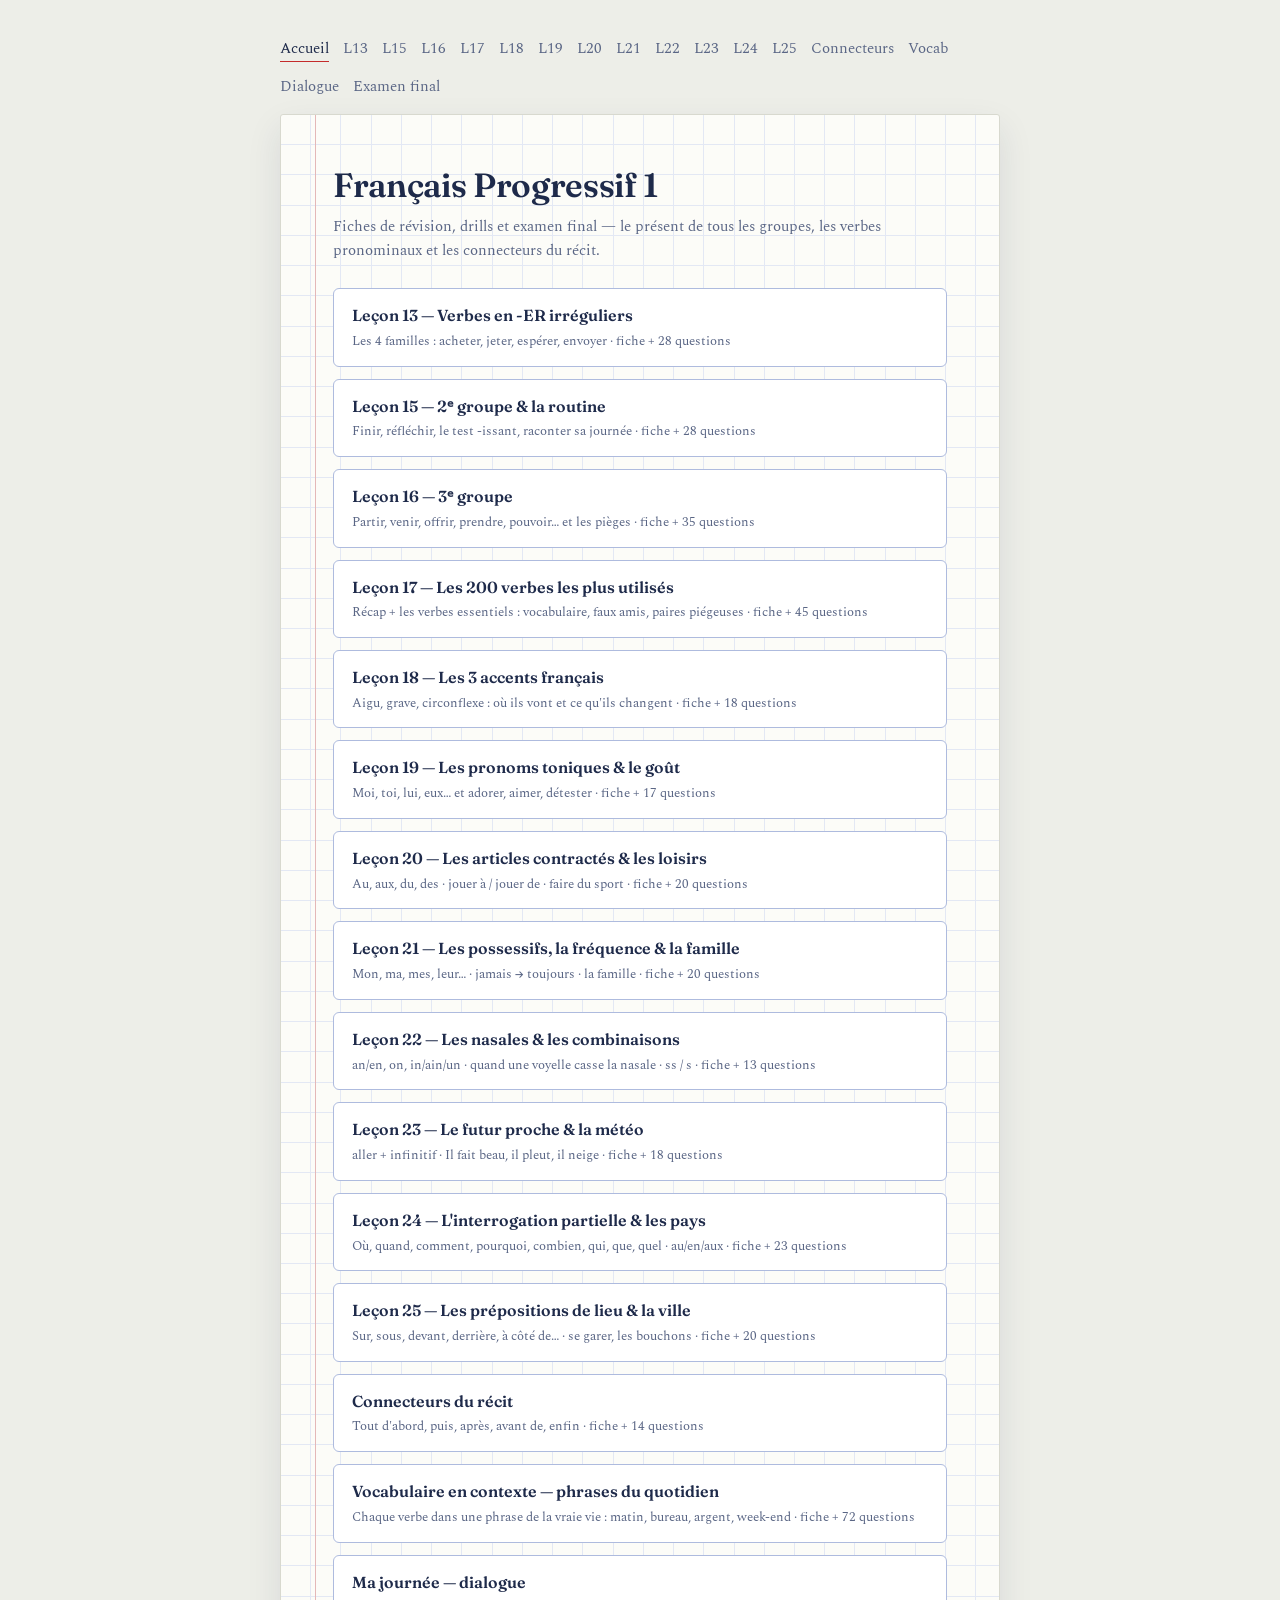
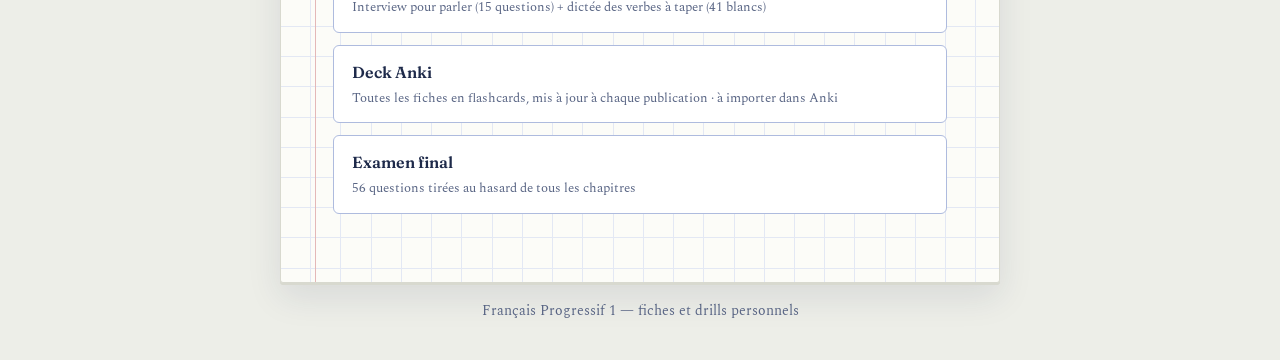
<file: index.html>
<!DOCTYPE html>
<html lang="fr">
<head>
<meta charset="utf-8">
<meta name="viewport" content="width=device-width, initial-scale=1">
<title>Français Progressif 1 — fiches & drills</title>
<link rel="preconnect" href="https://fonts.googleapis.com">
<link rel="preconnect" href="https://fonts.gstatic.com" crossorigin>
<link href="https://fonts.googleapis.com/css2?family=Fraunces:ital,opsz,wght@0,9..144,400;0,9..144,600;1,9..144,400&family=Spectral:wght@300;400;600&family=Caveat:wght@500;700&display=swap" rel="stylesheet">
<link rel="stylesheet" href="assets/style.css">
</head>
<body data-page="index">
<nav class="topnav"></nav>
<div class="sheet">
<h1>Français Progressif 1</h1>
<p class="sub">Fiches de révision, drills et examen final — le présent de tous les groupes, les verbes pronominaux et les connecteurs du récit.</p>
<div class="cards" id="cards"></div>
</div>
<p class="foot">Français Progressif 1 — fiches et drills personnels</p>
<script src="assets/manifest.js"></script>
<script src="assets/app.js"></script>
</body>
</html>
</file>
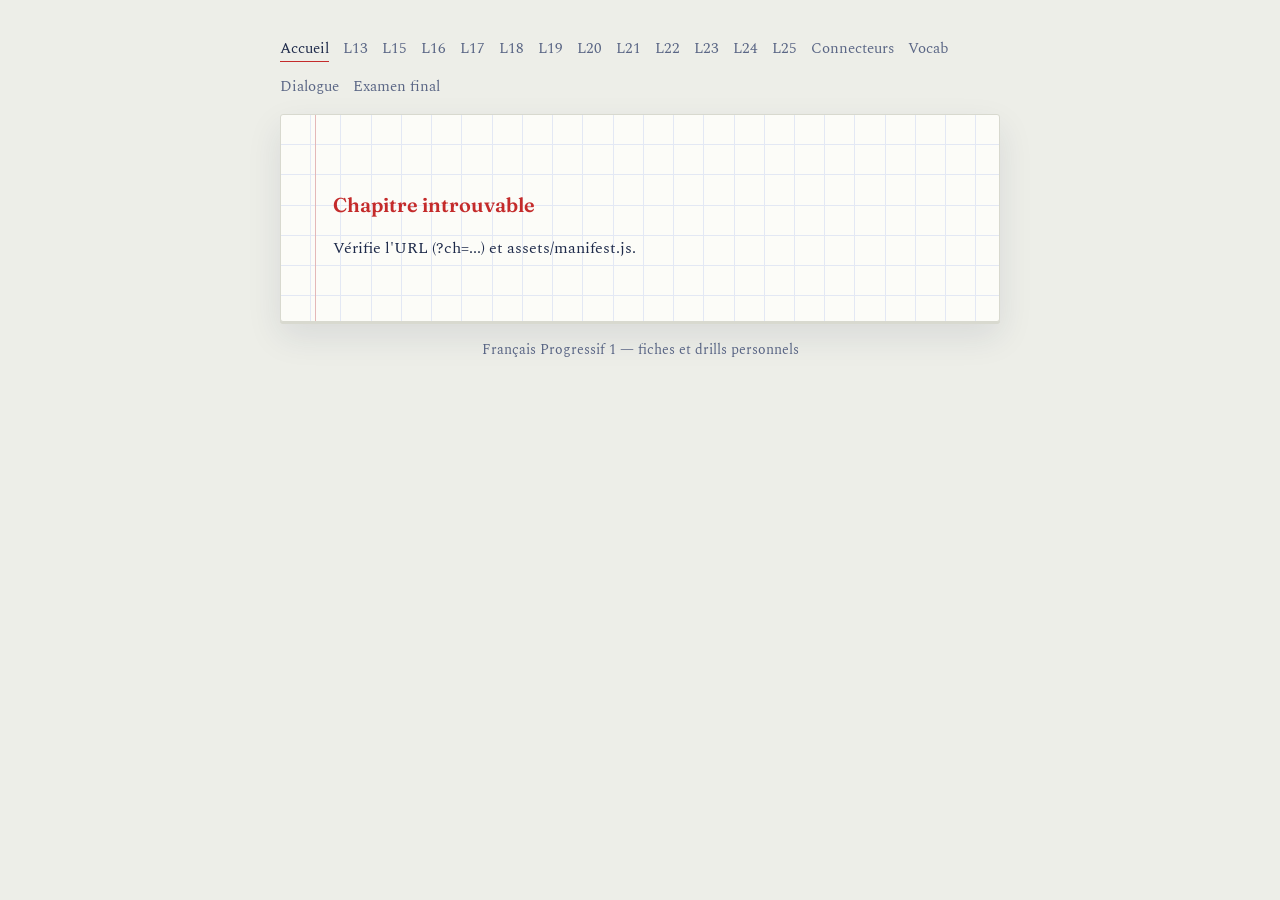
<file: chapitre.html>
<!DOCTYPE html>
<html lang="fr">
<head>
<meta charset="utf-8">
<meta name="viewport" content="width=device-width, initial-scale=1">
<title>Chapitre</title>
<link rel="preconnect" href="https://fonts.googleapis.com">
<link rel="preconnect" href="https://fonts.gstatic.com" crossorigin>
<link href="https://fonts.googleapis.com/css2?family=Fraunces:ital,opsz,wght@0,9..144,400;0,9..144,600;1,9..144,400&family=Spectral:wght@300;400;600&family=Caveat:wght@500;700&display=swap" rel="stylesheet">
<link rel="stylesheet" href="assets/style.css">
</head>
<body data-page="chapitre">
<nav class="topnav"></nav>
<div class="sheet">
<div id="ref" class="ref"></div>
<div id="start-block"><button class="cta" id="startBtn" data-start>Commencer</button><p class="kbd-hint"><kbd>1</kbd>–<kbd>4</kbd> répondre · <kbd>Entrée</kbd> suivant · <kbd>←</kbd> retour · <kbd>R</kbd> quitter le drill</p></div>
  <div id="quiz" class="hide">
    <div class="meta"><span id="pos"></span><span class="streak" id="streak"></span></div>
    <div class="bar"><i id="fill"></i></div>
    <span class="tag" id="tag"></span>
    <p class="q" id="qtext"></p>
    <div class="opts" id="opts"></div>
    <div class="expl hide" id="expl"></div>
    <div class="nav">
      <button class="ghost" id="back">← Retour</button>
      <button id="next" class="hide">Suivant →</button>
    </div>
  </div>
  <div id="results" class="hide">
    <h1>Résultats</h1>
    <div class="score-line" id="score"></div>
    <p class="verdict-line" id="verdict"></p>
    <table id="table"></table>
    <div class="nav">
      <button id="errBtn" class="hide"></button>
      <button class="ghost" id="review">Revoir les questions</button>
      <button class="ghost" id="again">Retour à la fiche</button>
    </div>
  </div>
</div>
<p class="foot">Français Progressif 1 — fiches et drills personnels</p>
<script src="assets/manifest.js"></script>
<script src="assets/app.js"></script>
</body>
</html>
</file>
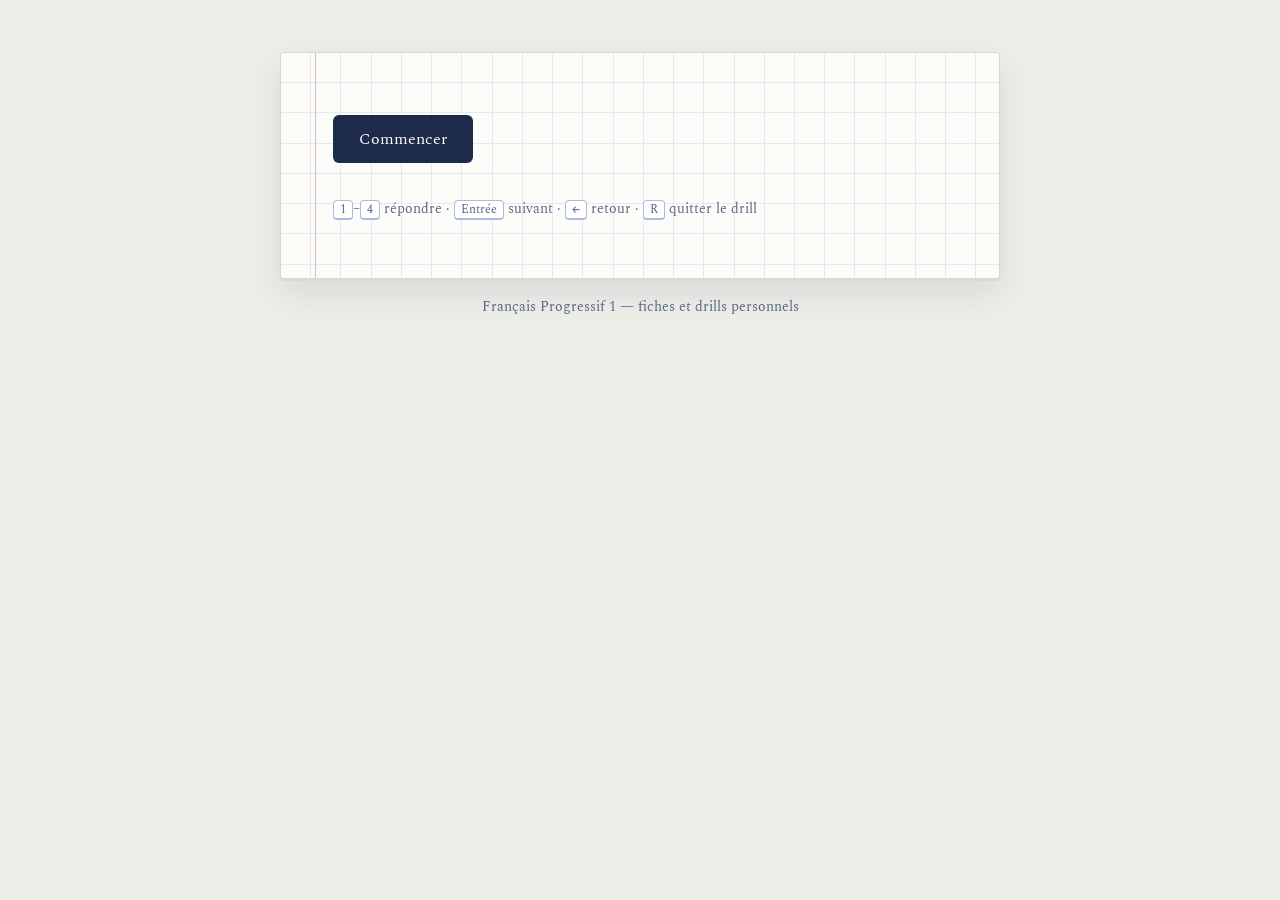
<file: connecteurs.html>
<!DOCTYPE html><html><head><meta charset="utf-8"><meta http-equiv="refresh" content="0;url=chapitre.html?ch=CONN"><link rel="canonical" href="chapitre.html?ch=CONN"></head><body><a href="chapitre.html?ch=CONN">→</a></body></html>
</file>
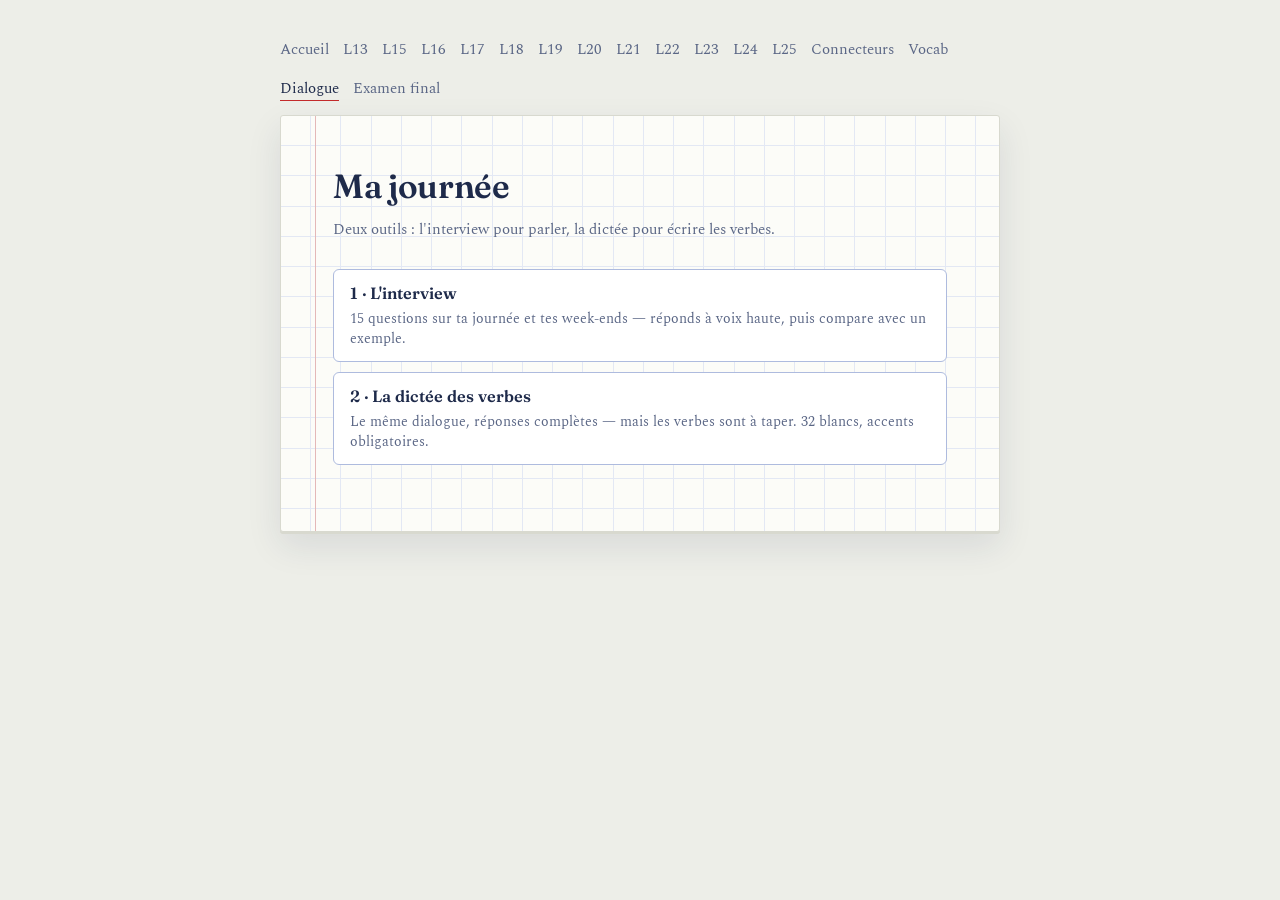
<file: dialogue.html>
<!DOCTYPE html>
<html lang="fr">
<head>
<meta charset="utf-8">
<meta name="viewport" content="width=device-width, initial-scale=1">
<title>Ma journée — dialogue & dictée des verbes</title>
<link rel="preconnect" href="https://fonts.googleapis.com">
<link rel="preconnect" href="https://fonts.gstatic.com" crossorigin>
<link href="https://fonts.googleapis.com/css2?family=Fraunces:ital,opsz,wght@0,9..144,400;0,9..144,600;1,9..144,400&family=Spectral:wght@300;400;600&family=Caveat:wght@500;700&display=swap" rel="stylesheet">
<style>
:root{
  --paper:#FCFCF8; --rule-faint:#E3E8F4; --rule:#AEBBDE;
  --ink:#1E2A4A; --ink-soft:#5A6685;
  --pen:#C42B2B; --tick:#1B6B50;
  --gap:8mm;
  --display:"Fraunces",Georgia,serif;
  --body:"Spectral",Georgia,serif;
  --hand:"Caveat",cursive;
}
*{box-sizing:border-box}
html,body{margin:0;padding:0}
body{
  background:#EDEEE8; color:var(--ink);
  font-family:var(--body); line-height:1.6;
  -webkit-font-smoothing:antialiased;
  padding:clamp(12px,3vw,40px);
}
.sheet{
  max-width:720px; margin:0 auto; background:
    repeating-linear-gradient(to bottom, transparent 0, transparent calc(var(--gap) - 1px), var(--rule-faint) calc(var(--gap) - 1px), var(--rule-faint) var(--gap)),
    repeating-linear-gradient(to right, transparent 0, transparent calc(var(--gap) - 1px), var(--rule-faint) calc(var(--gap) - 1px), var(--rule-faint) var(--gap)),
    repeating-linear-gradient(to bottom, transparent 0, transparent calc(var(--gap)*4 - 1px), var(--rule) calc(var(--gap)*4 - 1px), var(--rule) calc(var(--gap)*4)),
    var(--paper);
  border:1px solid #D8D9CF; border-radius:3px;
  box-shadow:0 2px 0 #D8D9CF, 0 14px 34px rgba(30,42,74,.10);
  padding:clamp(20px,4vw,44px) clamp(18px,5vw,52px);
  position:relative;
}
.sheet::before{content:""; position:absolute; top:0; bottom:0; left:clamp(10px,3vw,34px); width:1px; background:#E4B8B8;}
h1{font-family:var(--display); font-weight:600; font-size:clamp(1.5rem,4vw,2.1rem); margin:0 0 4px; letter-spacing:-.01em;}
h2{font-family:var(--display); font-weight:600; font-size:1.15rem; margin:30px 0 8px; color:var(--pen)}
.sub{color:var(--ink-soft); margin:0 0 26px; font-size:.95rem}
.hide{display:none !important}
.modes{display:flex; flex-direction:column; gap:10px; margin:22px 0}
.modes button{
  font-family:var(--body); font-size:1.02rem; text-align:left;
  background:#fff; border:1.5px solid var(--rule); border-radius:6px;
  padding:12px 16px; cursor:pointer; color:var(--ink);
}
.modes button:hover{border-color:var(--ink)}
.modes button b{font-family:var(--display); font-weight:600}
.modes button small{display:block; color:var(--ink-soft); margin-top:2px}
.nav{display:flex; gap:10px; margin-top:26px; flex-wrap:wrap}
.nav button{font-family:var(--body); font-size:.95rem; background:var(--ink); color:#fff; border:none; border-radius:6px; padding:10px 22px; cursor:pointer;}
.nav button.ghost{background:transparent; color:var(--ink-soft); border:1.5px solid var(--rule)}

/* interview */
.iq{margin:0 0 22px; padding-bottom:16px; border-bottom:1px dashed var(--rule-faint)}
.iq .fr{font-size:1.12rem; margin:0 0 2px}
.iq .fr b{font-family:var(--display)}
.iq .en{color:var(--ink-soft); font-size:.88rem; margin:0 0 8px}
.iq .hint{font-size:.88rem; color:var(--tick); font-family:var(--hand); font-size:1.15rem}
.iq button.rev{
  font-family:var(--body); font-size:.85rem; background:transparent; color:var(--pen);
  border:1px solid #E7C7C7; border-radius:999px; padding:2px 12px; cursor:pointer; margin-top:4px;
}
.iq .model{margin-top:8px; padding:10px 14px; background:#F4FAF7; border-left:3px solid var(--tick); border-radius:0 6px 6px 0; font-size:.97rem}

/* drill */
.meta{display:flex; justify-content:space-between; align-items:baseline; margin-bottom:6px; font-size:.9rem; color:var(--ink-soft)}
.bar{height:4px; background:#E7E9E0; border-radius:2px; overflow:hidden; margin-bottom:26px}
.bar i{display:block; height:100%; background:var(--ink); width:0%; transition:width .25s}
.speaker{font-family:var(--hand); font-size:1.3rem; color:var(--ink-soft)}
.line{font-size:1.15rem; margin:6px 0 18px}
.line b{font-family:var(--display)}
.inf{color:var(--pen); font-style:italic; font-size:.95em}
input.blank{
  font-family:var(--body); font-size:1.05rem; color:var(--ink);
  border:none; border-bottom:2px solid var(--rule); background:transparent;
  width:150px; padding:2px 6px; outline:none; text-align:center;
}
input.blank:focus{border-bottom-color:var(--ink)}
input.blank.ok{border-bottom-color:var(--tick); color:var(--tick)}
input.blank.ko{border-bottom-color:var(--pen); color:var(--pen)}
.keypad{display:flex; gap:6px; flex-wrap:wrap; margin:10px 0}
.keypad button{
  font-family:var(--body); font-size:1.05rem; background:#fff; border:1.5px solid var(--rule);
  border-radius:6px; width:38px; height:36px; cursor:pointer; color:var(--ink);
}
.keypad button:hover{border-color:var(--ink)}
.expl{margin-top:16px; padding:14px 16px; border-left:3px solid var(--pen); background:#FDF9F4; font-size:.97rem; border-radius:0 6px 6px 0;}
.expl.good{border-left-color:var(--tick); background:#F4FAF7}
.expl .verdict{font-family:var(--hand); font-size:1.35rem; display:block; margin-bottom:2px}
.expl.good .verdict{color:var(--tick)}
.expl:not(.good) .verdict{color:var(--pen)}
.score-line{font-family:var(--display); font-size:clamp(1.6rem,5vw,2.3rem); margin:6px 0 2px}
.verdict-line{font-family:var(--hand); font-size:1.5rem; color:var(--pen); margin:0 0 20px}
.missed-list{font-size:.95rem}
.missed-list li{margin-bottom:6px}
@media (max-width:520px){ .sheet::before{display:none} input.blank{width:120px} }

/* ---- site nav (matches assets/style.css) ---- */
.topnav{max-width:720px;margin:0 auto 14px;display:flex;gap:14px;flex-wrap:wrap;font-size:.92rem}
.topnav a{color:var(--ink-soft);text-decoration:none;border-bottom:1px solid transparent}
.topnav a:hover,.topnav a.here{color:var(--ink);border-bottom-color:var(--pen)}
.foot{max-width:720px;margin:18px auto 0;color:var(--ink-soft);font-size:.85rem;text-align:center}
</style>
</head>
<body data-page="dialogue">
<nav class="topnav"></nav>
<div class="sheet">

  <div id="start">
    <h1>Ma journée</h1>
    <p class="sub">Deux outils : l'interview pour parler, la dictée pour écrire les verbes.</p>
    <div class="modes">
      <button id="mInt"><b>1 · L'interview</b><small>15 questions sur ta journée et tes week-ends — réponds à voix haute, puis compare avec un exemple.</small></button>
      <button id="mDrill"><b>2 · La dictée des verbes</b><small>Le même dialogue, réponses complètes — mais les verbes sont à taper. 32 blancs, accents obligatoires.</small></button>
    </div>
  </div>

  <!-- ============ INTERVIEW ============ -->
  <div id="interview" class="hide">
    <h1>L'interview</h1>
    <p class="sub">Réponds à voix haute, en phrases complètes. Utilise <b>tout d'abord, puis, après, enfin</b>. Clique « exemple » seulement après avoir répondu.</p>
    <div id="iqs"></div>
    <div class="nav"><button class="ghost" id="backInt">← Menu</button></div>
  </div>

  <!-- ============ DRILL ============ -->
  <div id="drill" class="hide">
    <div class="meta"><span id="pos"></span><span id="scoreLive"></span></div>
    <div class="bar"><i id="fill"></i></div>
    <p class="speaker" id="who"></p>
    <p class="line" id="line"></p>
    <div class="keypad" id="keypad"></div>
    <div class="expl hide" id="expl"></div>
    <div class="nav">
      <button id="check">Vérifier</button>
      <button id="next" class="hide">Suivant →</button>
      <button class="ghost" id="quit">Menu</button>
    </div>
  </div>

  <div id="results" class="hide">
    <h1>Résultats</h1>
    <div class="score-line" id="score"></div>
    <p class="verdict-line" id="verdict"></p>
    <h2 id="mhead" class="hide">À revoir</h2>
    <ul class="missed-list" id="mlist"></ul>
    <div class="nav">
      <button id="errBtn" class="hide"></button>
      <button class="ghost" id="again">Menu</button>
    </div>
  </div>

</div>

<script>
(function(){
const $=id=>document.getElementById(id);

/* ============ INTERVIEW QUESTIONS ============ */
const IQ=[
{fr:"Tu te réveilles à quelle heure le matin ?",en:"What time do you wake up?",hint:"je me réveille à…",model:"Je me réveille à 6 heures et demie, mais je me lève vers 7 heures moins le quart."},
{fr:"Qu'est-ce que tu fais tout d'abord, après te lever ?",en:"What do you do first, after getting up?",hint:"tout d'abord, je…",model:"Tout d'abord, je me douche, puis je me rase et après, je m'habille."},
{fr:"Tu prends un petit-déjeuner ? Qu'est-ce que tu manges ?",en:"Do you have breakfast? What do you eat?",hint:"je prends… / je bois…",model:"Oui, je prends un petit-déjeuner simple : je mange du riz et je bois un café."},
{fr:"Tu pars au travail à quelle heure ? Comment ?",en:"When do you leave for work? How do you get there?",hint:"je pars à… / je prends…",model:"Je pars au travail à 8 heures. Je prends la moto parce qu'il y a beaucoup de circulation."},
{fr:"Tu commences le travail à quelle heure ? Et tu finis quand ?",en:"When do you start work? When do you finish?",hint:"je commence à… / je finis à…",model:"Je commence à 9 heures et je finis à 18 heures, mais parfois je finis plus tard."},
{fr:"Qu'est-ce que tu fais comme travail ?",en:"What do you do for work?",hint:"je travaille dans… / je suis…",model:"Je travaille dans l'informatique. Je réponds aux problèmes des serveurs et j'aide les clients."},
{fr:"Où est-ce que tu déjeunes ? Avec qui ?",en:"Where do you have lunch? With whom?",hint:"je déjeune à/avec…",model:"Je déjeune près du bureau avec mes collègues. On mange vite et on boit un café après."},
{fr:"Qu'est-ce que tu fais le soir, après le travail ?",en:"What do you do in the evening after work?",hint:"après le travail, je…",model:"Après le travail, je rentre à la maison, je dîne vers 20 heures, puis j'étudie le français."},
{fr:"Tu étudies le français quand ? Combien de temps ?",en:"When do you study French? For how long?",hint:"j'étudie… pendant…",model:"J'étudie le français le soir, pendant une heure. Je regarde des vidéos et je fais des exercices."},
{fr:"Tu te couches à quelle heure ? Tu dors bien ?",en:"What time do you go to bed? Do you sleep well?",hint:"je me couche à… / je dors…",model:"Je me couche vers 23 heures et demie. Je dors sept heures environ — parfois je réfléchis trop et je dors mal !"},
{fr:"Qu'est-ce que tu fais le week-end, en général ?",en:"What do you do on weekends, generally?",hint:"le samedi, je… / le dimanche, je…",model:"Le samedi matin, je dors ! Après, je sors avec mes amis ou je fais du sport. Le dimanche, je reste à la maison et je lis."},
{fr:"Tu sors souvent avec tes amis ? Vous faites quoi ?",en:"Do you go out often with friends? What do you do?",hint:"on va… / on boit… / on mange…",model:"Oui, on sort le samedi soir. On va au café, on boit quelque chose et on parle pendant des heures."},
{fr:"Tu fais du sport ? Quel sport ?",en:"Do you do any sport? Which one?",hint:"je fais du/de la… / je cours…",model:"Je cours le dimanche matin et parfois je fais de la natation. Je veux courir plus souvent !"},
{fr:"Qu'est-ce que tu veux faire plus tard ? Tu as un projet ?",en:"What do you want to do later? Any plans?",hint:"je veux… / j'espère…",model:"Je veux vivre au Canada. J'espère réussir mon examen de français et je crois que c'est possible !"},
{fr:"Décris ta journée idéale, du matin au soir.",en:"Describe your ideal day, morning to night.",hint:"tout d'abord… puis… après… enfin…",model:"Tout d'abord, je me réveille tard, sans réveil. Puis je prends un grand petit-déjeuner. Après, je sors, je vois mes amis et on déjeune ensemble. Enfin, le soir, je lis un peu et je me couche tôt."},
];

function buildInterview(){
  const box=$('iqs'); box.innerHTML='';
  IQ.forEach((q,n)=>{
    const d=document.createElement('div');
    d.className='iq';
    d.innerHTML='<p class="fr"><b>'+(n+1)+'.</b> '+q.fr+'</p>'
      +'<p class="en">'+q.en+'</p>'
      +'<span class="hint">'+q.hint+'</span><br>'
      +'<button class="rev">exemple de réponse</button>'
      +'<div class="model hide">'+q.model+'</div>';
    d.querySelector('.rev').onclick=e=>{
      d.querySelector('.model').classList.toggle('hide');
      e.target.textContent = d.querySelector('.model').classList.contains('hide') ? 'exemple de réponse' : 'cacher';
    };
    box.appendChild(d);
  });
}

/* ============ DRILL : dialogue with typed blanks ============ */
/* a: accepted answers (lowercase, exact accents) | e: English explanation */
const D=[
{w:"L'intervieweur",t:"Bonjour ! Tu [te réveiller] à quelle heure le matin ?",a:["te réveilles"],e:"Tu te réveilles — reflexive pronoun te + -es ending (1er groupe). The pronoun must match tu."},
{w:"Moi",t:"Je [se réveiller] à 6 heures et demie.",a:["me réveille"],e:"Je me réveille — the pronoun switches to ME because the subject is je. Never 'je se réveille'."},
{w:"Moi",t:"Mais je [se lever] vers 7 heures !",a:["me lève"],e:"Je me lève — acheter-family: è in the boot (lever → lève). 'Me leve' without the accent is the classic miss."},
{w:"L'intervieweur",t:"Qu'est-ce que tu fais après ?",a:null},
{w:"Moi",t:"Tout d'abord, je [se doucher], puis je [s'habiller].",a:["me douche","m'habille"],e:"Je me douche (regular -er) and je m'habille — me elides to m' before the vowel h. Both pronouns match je."},
{w:"Moi",t:"Après, je [prendre] le petit-déjeuner : je [boire] un café.",a:["prends","bois"],e:"Je prends (silent d + s) and je bois (boi- stem for singulars). Nous would be buvons — three stems for boire."},
{w:"L'intervieweur",t:"Tu [partir] au travail à quelle heure ?",a:["pars"],e:"Tu pars — partir-family drops the t in singular forms: pars, pars, part. 'Partis' would be past."},
{w:"Moi",t:"Je [partir] à 8 heures et je [aller] au bureau en moto.",a:["pars","vais"],e:"Je pars, je vais. Aller is hyper-irregular: vais, vas, va, allons, allez, vont — the only -er verb in the 3e groupe."},
{w:"L'intervieweur",t:"Le travail [commencer] à quelle heure ?",a:["commence"],e:"Le travail commence — il/elle form of a regular -er verb. (Fun trap you dodged: nous commençons takes ç, but not here.)"},
{w:"Moi",t:"Je commence à 9 heures et je [finir] à 18 heures.",a:["finis"],e:"Je finis — 2e groupe: -is, -is, -it. Je and tu are identical (finis); il takes finit."},
{w:"Moi",t:"Mes collègues et moi, nous [finir] souvent plus tard !",a:["finissons"],e:"Nous finissons — the plural stem finiss- with double s. The -iss- infix is the 2e groupe signature."},
{w:"L'intervieweur",t:"Qu'est-ce que tu fais comme travail ?",a:null},
{w:"Moi",t:"Je [répondre] aux problèmes des serveurs.",a:["réponds"],e:"Je réponds — répondre-family keeps the d: -ds, -ds, -d. And don't forget the accent: rÉponds."},
{w:"Moi",t:"Les clients [attendre] toujours une réponse rapide !",a:["attendent"],e:"Ils/les clients attendent — plural of the -dre family: attend + ent. Remember: il attend has NO t after the d."},
{w:"L'intervieweur",t:"Et le soir, qu'est-ce que tu fais ?",a:null},
{w:"Moi",t:"Après le travail, je [rentrer] à la maison vers 19 heures.",a:["rentre"],e:"Je rentre — regular -er verb: -e ending. Rentrer = go back home."},
{w:"Moi",t:"On [dîner] vers 20 heures, puis j'[étudier] le français.",a:["dîne","étudie"],e:"On dîne — on takes the il/elle form (-e). J'étudie — regular -er, and keep the accent on étudie... actually the é is in the stem: Étudie."},
{w:"Moi",t:"Le professeur [répéter] les mots et moi, je [répéter] après lui.",a:["répète","répète"],e:"Both are boot forms: é→è before the silent ending → répète (il and je are identical here). Nous répétons would keep é."},
{w:"Moi",t:"J'[espérer] réussir mon examen de français !",a:["espère"],e:"J'espère — espérer-family, é→è in the boot. 'Réussir' stays infinitive after the conjugated verb."},
{w:"L'intervieweur",t:"Tu [se coucher] tard ?",a:["te couches"],e:"Tu te couches — reflexive, pronoun te matches tu, regular -er endings."},
{w:"Moi",t:"Je [se coucher] vers 23 heures et je [dormir] sept heures.",a:["me couche","dors"],e:"Je me couche (pronoun me) and je dors — dormir drops the m in singulars: dors, dors, dort, then dormons brings it back."},
{w:"Moi",t:"Parfois je [réfléchir] trop et je dors mal !",a:["réfléchis"],e:"Je réfléchis — 2e groupe (réfléchissant ✓): -is. All three accents matter: rÉflÉchis."},
{w:"L'intervieweur",t:"Parle-moi de ton week-end ! Tu [sortir] souvent ?",a:["sors"],e:"Tu sors — partir-family: sortir → sors, sors, sort. The t of the stem returns in the plural: sortons."},
{w:"Moi",t:"Oui ! Le samedi, mes amis et moi, nous [sortir] le soir.",a:["sortons"],e:"Nous sortons — plural restores the full stem sort-. Singular je sors vs plural nous sortons: 2 bases."},
{w:"Moi",t:"On [aller] au café, on [boire] quelque chose et on parle !",a:["va","boit"],e:"On va, on boit — ON ALWAYS takes il/elle forms even when it means 'we'. 'On allons' is the classic error."},
{w:"Moi",t:"Mes amis [vouloir] toujours rester tard, mais moi je [vouloir] rentrer !",a:["veulent","veux"],e:"Ils veulent (veul- stem) vs je veux (-x, not -s!). Pouvoir and vouloir take x for je/tu: peux, veux."},
{w:"L'intervieweur",t:"Tu [faire] du sport ?",a:["fais"],e:"Tu fais — faire: fais, fais, fait... and the famous vous FAITES (never faisez)."},
{w:"Moi",t:"Je [courir] le dimanche matin et parfois nous [faire] de la natation.",a:["cours","faisons"],e:"Je cours (cour- + s) and nous faisons — pronounced 'fe-zons', one of French's little pronunciation betrayals."},
{w:"Moi",t:"Le dimanche après-midi, je [lire] ou je [écrire] à ma famille.",a:["lis","écris"],e:"Je lis, j'écris — both singular forms are bare stems + s. Plurals grow: lisons (s), écrivons (v)."},
{w:"L'intervieweur",t:"Un dernier mot : qu'est-ce que tu [vouloir] faire plus tard ?",a:["veux"],e:"Tu veux — the -x ending again. Je veux, tu veux, il veut."},
{w:"Moi",t:"Je [vouloir] vivre au Canada. Je [croire] que c'est possible !",a:["veux","crois"],e:"Je veux (x!) and je crois — croire: crois, crois, croit, croyons, croyez, CROIENT (never 'croivent')."},
{w:"Moi",t:"Enfin, je [devoir] réussir le TCF... et je [pouvoir] le faire !",a:["dois","peux"],e:"Je dois (devoir: dois, dois, doit) and je peux (-x). Both followed by infinitives — one conjugated verb per subject, the rest stay in -er/-ir/-re form."},
];

/* flatten: build steps only for lines with blanks */
const steps=[];
D.forEach(line=>{
  if(!line.a) return;
  steps.push(line);
});

let si=0, blanks=[], checked=false, score=0, missedItems=[];

const ACC=['é','è','ê','à','ç','î','ï','ù','û','ô'];

function startDrill(list){
  drillList=list||steps;
  si=0; score=0; missedItems=[];
  checked=false;
  $('start').classList.add('hide');
  $('results').classList.add('hide');
  $('interview').classList.add('hide');
  $('drill').classList.remove('hide');
  renderStep();
  window.scrollTo({top:0,behavior:'smooth'});
}
let drillList=steps;

function renderStep(){
  const s=drillList[si];
  checked=false;
  $('pos').textContent=(si+1)+" / "+drillList.length;
  $('scoreLive').textContent=score+" ✓";
  $('fill').style.width=(si/drillList.length*100)+"%";
  $('who').textContent="— "+s.w+" :";
  // build the line with inputs
  let idx=0;
  const html=s.t.replace(/\[([^\]]+)\]/g,(m,inf)=>{
    const h='<input class="blank" data-i="'+(idx)+'" autocomplete="off" autocapitalize="off" spellcheck="false"><span class="inf">('+inf+')</span>';
    idx++;
    return h;
  });
  $('line').innerHTML=html;
  blanks=[...$('line').querySelectorAll('input.blank')];
  blanks.forEach(b=>{
    b.addEventListener('keydown',e=>{
      if(e.key==='Enter'){e.preventDefault(); checked?advanceStep():checkStep();}
    });
  });
  if(blanks[0]) blanks[0].focus();
  // keypad
  const kp=$('keypad'); kp.innerHTML='';
  ACC.forEach(c=>{
    const b=document.createElement('button');
    b.textContent=c;
    b.onclick=()=>{
      const f=document.activeElement && document.activeElement.classList.contains('blank') ? document.activeElement : blanks.find(x=>!x.value)||blanks[0];
      if(!f) return;
      const p=f.selectionStart??f.value.length;
      f.value=f.value.slice(0,p)+c+f.value.slice(p);
      f.focus(); f.setSelectionRange(p+1,p+1);
    };
    b.onmousedown=e=>e.preventDefault(); /* keep focus in input */
    kp.appendChild(b);
  });
  $('expl').classList.add('hide');
  $('check').classList.remove('hide');
  $('next').classList.add('hide');
}

const norm=v=>v.trim().toLowerCase().replace(/\s+/g,' ').replace(/[’]/g,"'");

function checkStep(){
  if(checked) return;
  const s=drillList[si];
  let allOk=true;
  blanks.forEach((b,k)=>{
    const good=norm(b.value)===norm(s.a[k]);
    b.classList.add(good?'ok':'ko');
    if(!good){ allOk=false; b.value=b.value+"  →  "+s.a[k]; }
    b.disabled=true;
  });
  checked=true;
  if(allOk) score++;
  else missedItems.push(s);
  const ex=$('expl');
  ex.className='expl '+(allOk?'good':'');
  ex.innerHTML='<span class="verdict">'+(allOk?'Bien !':'Pas tout à fait…')+'</span>'+s.e;
  ex.classList.remove('hide');
  $('check').classList.add('hide');
  const n=$('next');
  n.textContent=(si===drillList.length-1)?"Résultats →":"Suivant →";
  n.classList.remove('hide');
  n.focus();
  $('scoreLive').textContent=score+" ✓";
}

function advanceStep(){
  if(!checked) return;
  if(si===drillList.length-1){ finishDrill(); return; }
  si++; renderStep();
  window.scrollTo({top:0,behavior:'smooth'});
}

function finishDrill(){
  $('drill').classList.add('hide');
  $('results').classList.remove('hide');
  const tot=drillList.length, pct=Math.round(score/tot*100);
  $('score').textContent=score+" / "+tot+" — "+pct+"%";
  let v;
  if(pct>=90) v="Excellent — tu peux raconter ta journée sans filet.";
  else if(pct>=75) v="Solide ! Refais les lignes ratées.";
  else if(pct>=55) v="Pas mal, mais les accents et les pronoms glissent encore.";
  else v="Reprends les tableaux de conjugaison, puis reviens.";
  $('verdict').textContent=v;
  const ml=$('mlist'); ml.innerHTML='';
  if(missedItems.length){
    $('mhead').classList.remove('hide');
    missedItems.forEach(s=>{
      ml.insertAdjacentHTML('beforeend','<li>'+s.t.replace(/\[([^\]]+)\]/g,(m,inf,)=>'<b>'+s.a[s.t.slice(0,s.t.indexOf(m)).split('[').length-1]+'</b>')+'</li>');
    });
    const eb=$('errBtn');
    eb.textContent="Refaire mes erreurs ("+missedItems.length+")";
    eb.classList.remove('hide');
  } else {
    $('mhead').classList.add('hide');
    $('errBtn').classList.add('hide');
  }
  window.scrollTo({top:0,behavior:'smooth'});
}

/* nav wiring */
$('mInt').onclick=()=>{ $('start').classList.add('hide'); buildInterview(); $('interview').classList.remove('hide'); window.scrollTo({top:0,behavior:'smooth'}); };
$('mDrill').onclick=()=>startDrill();
$('backInt').onclick=()=>{ $('interview').classList.add('hide'); $('start').classList.remove('hide'); };
$('check').onclick=checkStep;
$('next').onclick=advanceStep;
$('quit').onclick=()=>{ $('drill').classList.add('hide'); $('start').classList.remove('hide'); };
$('again').onclick=()=>{ $('results').classList.add('hide'); $('start').classList.remove('hide'); };
$('errBtn').onclick=()=>{ const m=missedItems.slice(); startDrill(m); };
})();
</script>
<script src="assets/manifest.js"></script>
<script src="assets/app.js"></script>
</body>
</html>
</file>
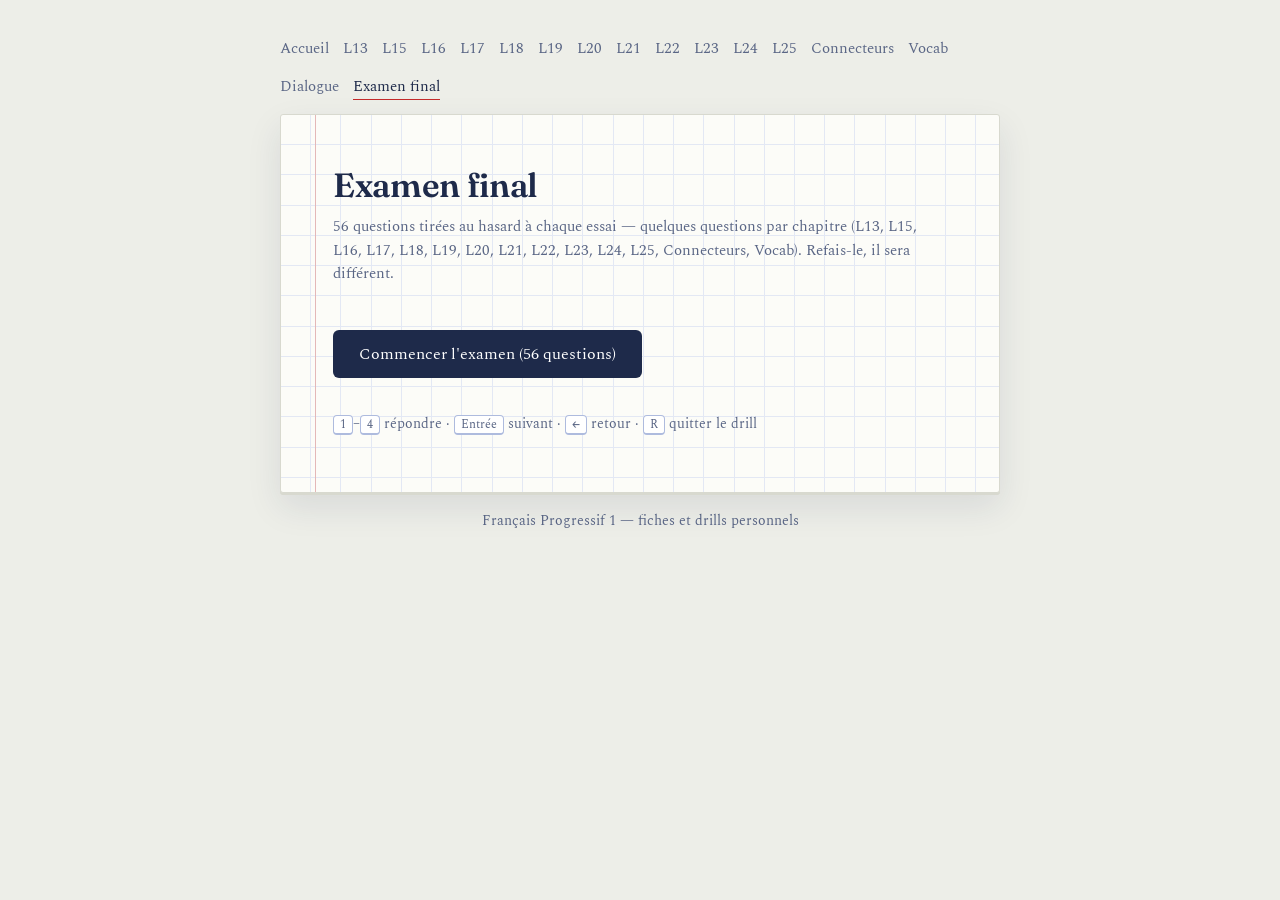
<file: examen.html>
<!DOCTYPE html>
<html lang="fr">
<head>
<meta charset="utf-8">
<meta name="viewport" content="width=device-width, initial-scale=1">
<title>Examen final</title>
<link rel="preconnect" href="https://fonts.googleapis.com">
<link rel="preconnect" href="https://fonts.gstatic.com" crossorigin>
<link href="https://fonts.googleapis.com/css2?family=Fraunces:ital,opsz,wght@0,9..144,400;0,9..144,600;1,9..144,400&family=Spectral:wght@300;400;600&family=Caveat:wght@500;700&display=swap" rel="stylesheet">
<link rel="stylesheet" href="assets/style.css">
</head>
<body data-page="examen">
<nav class="topnav"></nav>
<div class="sheet">
<div id="start-block">
  <h1>Examen final</h1>
  <p class="sub" id="examDesc"></p>
  <button class="cta" id="startBtn" data-start>Commencer l'examen</button><p class="kbd-hint"><kbd>1</kbd>–<kbd>4</kbd> répondre · <kbd>Entrée</kbd> suivant · <kbd>←</kbd> retour · <kbd>R</kbd> quitter le drill</p></div>
  <div id="quiz" class="hide">
    <div class="meta"><span id="pos"></span><span class="streak" id="streak"></span></div>
    <div class="bar"><i id="fill"></i></div>
    <span class="tag" id="tag"></span>
    <p class="q" id="qtext"></p>
    <div class="opts" id="opts"></div>
    <div class="expl hide" id="expl"></div>
    <div class="nav">
      <button class="ghost" id="back">← Retour</button>
      <button id="next" class="hide">Suivant →</button>
    </div>
  </div>
  <div id="results" class="hide">
    <h1>Résultats</h1>
    <div class="score-line" id="score"></div>
    <p class="verdict-line" id="verdict"></p>
    <table id="table"></table>
    <div class="nav">
      <button id="errBtn" class="hide"></button>
      <button class="ghost" id="review">Revoir les questions</button>
      <button class="ghost" id="again">Retour à la fiche</button>
    </div>
  </div>
</div>
<p class="foot">Français Progressif 1 — fiches et drills personnels</p>
<script src="assets/manifest.js"></script>
<script src="assets/app.js"></script>
</body>
</html>
</file>
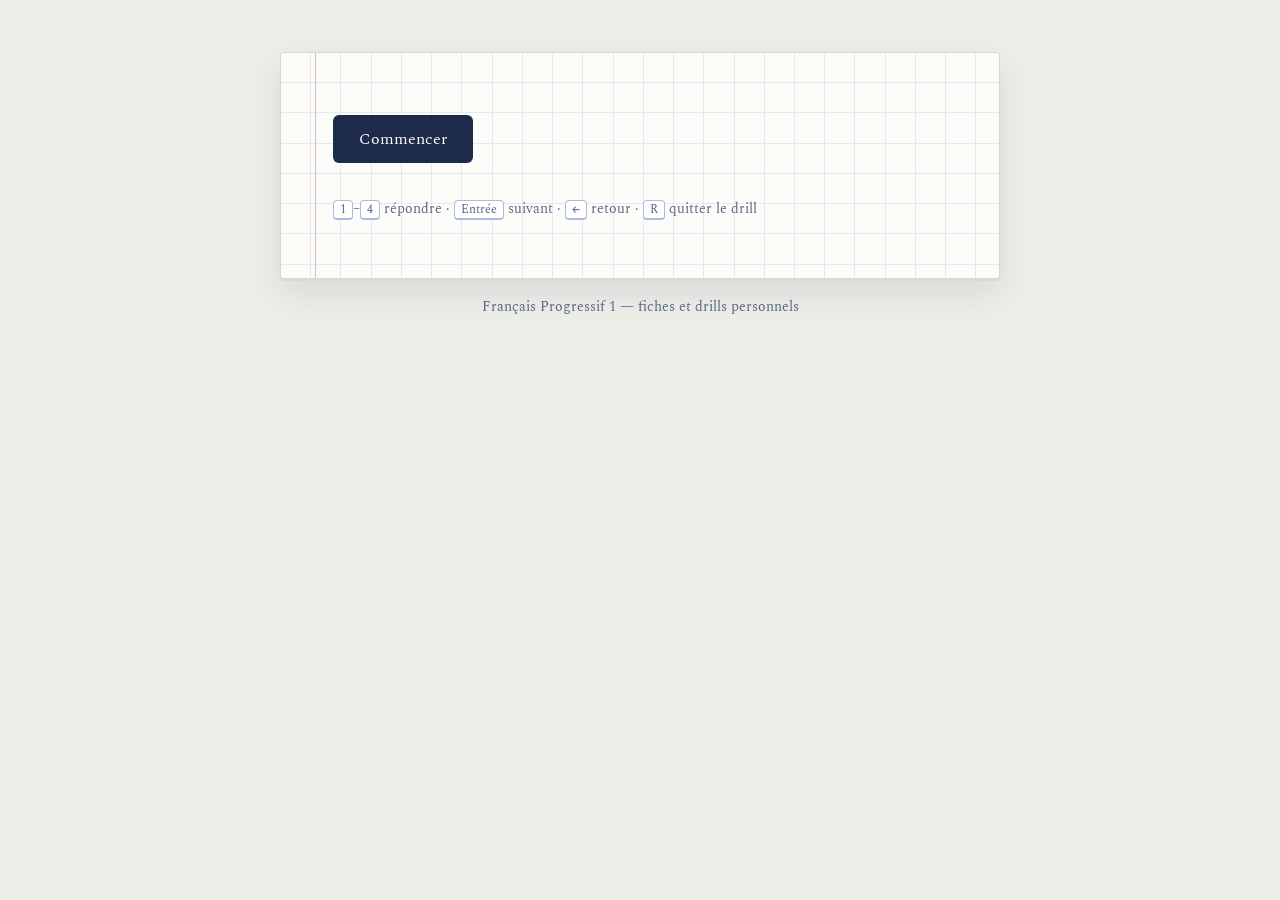
<file: lecon13.html>
<!DOCTYPE html><html><head><meta charset="utf-8"><meta http-equiv="refresh" content="0;url=chapitre.html?ch=L13"><link rel="canonical" href="chapitre.html?ch=L13"></head><body><a href="chapitre.html?ch=L13">→</a></body></html>
</file>
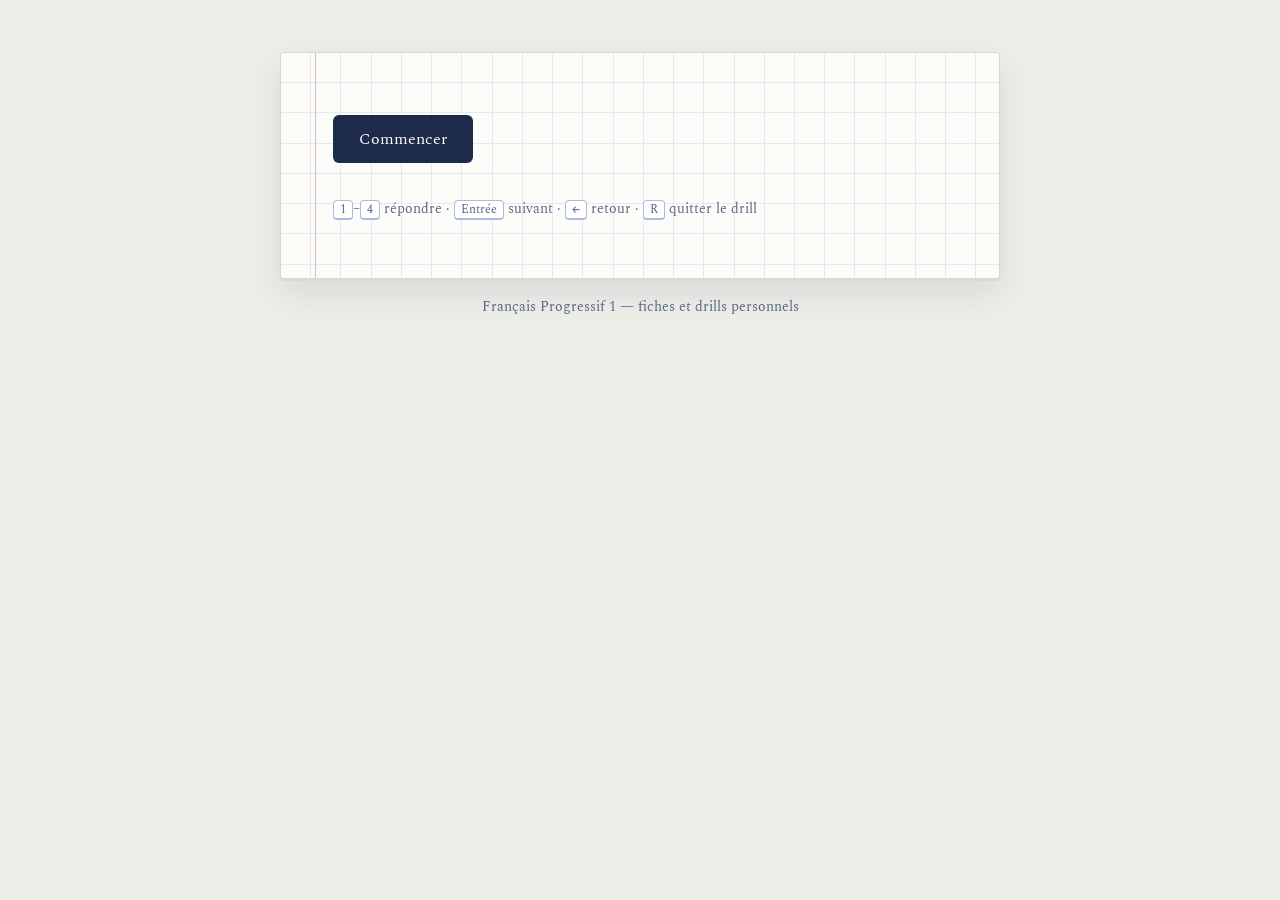
<file: lecon15.html>
<!DOCTYPE html><html><head><meta charset="utf-8"><meta http-equiv="refresh" content="0;url=chapitre.html?ch=L15"><link rel="canonical" href="chapitre.html?ch=L15"></head><body><a href="chapitre.html?ch=L15">→</a></body></html>
</file>
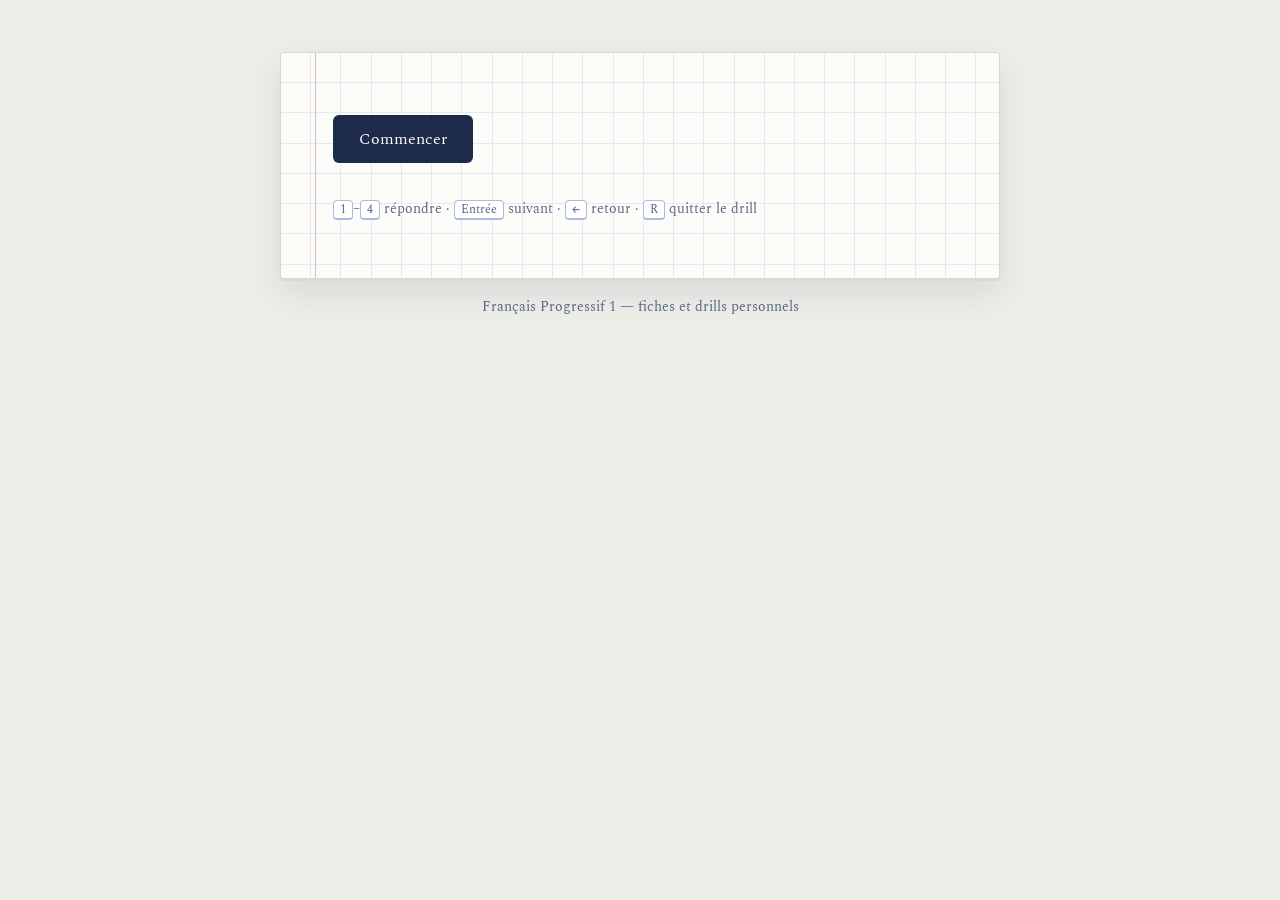
<file: lecon16.html>
<!DOCTYPE html><html><head><meta charset="utf-8"><meta http-equiv="refresh" content="0;url=chapitre.html?ch=L16"><link rel="canonical" href="chapitre.html?ch=L16"></head><body><a href="chapitre.html?ch=L16">→</a></body></html>
</file>
<file: assets/style.css>
:root{
  --paper:#FCFCF8; --rule-faint:#E3E8F4; --rule:#AEBBDE;
  --ink:#1E2A4A; --ink-soft:#5A6685;
  --pen:#C42B2B; --tick:#1B6B50;
  --gap:8mm;
  --display:"Fraunces",Georgia,serif;
  --body:"Spectral",Georgia,serif;
  --hand:"Caveat",cursive;
}
*{box-sizing:border-box}
html,body{margin:0;padding:0}
body{
  background:#EDEEE8; color:var(--ink);
  font-family:var(--body); line-height:1.55;
  -webkit-font-smoothing:antialiased;
  padding:clamp(12px,3vw,40px);
}
.sheet{
  max-width:720px; margin:0 auto; background:
    repeating-linear-gradient(to bottom, transparent 0, transparent calc(var(--gap) - 1px), var(--rule-faint) calc(var(--gap) - 1px), var(--rule-faint) var(--gap)),
    repeating-linear-gradient(to right, transparent 0, transparent calc(var(--gap) - 1px), var(--rule-faint) calc(var(--gap) - 1px), var(--rule-faint) var(--gap)),
    repeating-linear-gradient(to bottom, transparent 0, transparent calc(var(--gap)*4 - 1px), var(--rule) calc(var(--gap)*4 - 1px), var(--rule) calc(var(--gap)*4)),
    var(--paper);
  border:1px solid #D8D9CF; border-radius:3px;
  box-shadow:0 2px 0 #D8D9CF, 0 14px 34px rgba(30,42,74,.10);
  padding:clamp(20px,4vw,44px) clamp(18px,5vw,52px);
  position:relative;
}
.sheet::before{
  content:""; position:absolute; top:0; bottom:0; left:clamp(10px,3vw,34px);
  width:1px; background:#E4B8B8;
}
h1{
  font-family:var(--display); font-weight:600; font-size:clamp(1.5rem,4vw,2.1rem);
  margin:0 0 4px; letter-spacing:-.01em;
}
.sub{color:var(--ink-soft); margin:0 0 26px; font-size:.95rem}
.hide{display:none !important}

.modes{display:flex; flex-direction:column; gap:10px; margin:22px 0}
.modes button{
  font-family:var(--body); font-size:1.02rem; text-align:left;
  background:#fff; border:1.5px solid var(--rule); border-radius:6px;
  padding:12px 16px; cursor:pointer; color:var(--ink);
  transition:border-color .12s, transform .08s;
}
.modes button:hover{border-color:var(--ink)}
.modes button:active{transform:scale(.995)}
.modes button b{font-family:var(--display); font-weight:600}
.modes button span.count{color:var(--ink-soft); font-size:.85rem; float:right; margin-top:2px}
.kbd-hint{color:var(--ink-soft); font-size:.85rem; margin-top:18px}
.kbd-hint kbd{
  font-family:var(--body); background:#fff; border:1px solid var(--rule);
  border-bottom-width:2px; border-radius:4px; padding:0 6px; font-size:.85em;
}

.meta{display:flex; justify-content:space-between; align-items:baseline; margin-bottom:6px; font-size:.9rem; color:var(--ink-soft)}
.meta .streak{font-family:var(--hand); font-size:1.25rem; color:var(--tick)}
.bar{height:4px; background:#E7E9E0; border-radius:2px; overflow:hidden; margin-bottom:26px}
.bar i{display:block; height:100%; background:var(--ink); width:0%; transition:width .25s}
.tag{
  display:inline-block; font-size:.78rem; letter-spacing:.02em;
  color:var(--pen); border:1px solid #E7C7C7; border-radius:999px;
  padding:1px 10px; margin-bottom:10px; background:#FDF7F7;
}
.q{font-size:clamp(1.1rem,2.6vw,1.35rem); margin:0 0 20px; font-weight:400}
.q b{font-family:var(--display)}
.opts{display:flex; flex-direction:column; gap:9px}
.opts button{
  font-family:var(--body); font-size:1.02rem; text-align:left;
  background:#fff; border:1.5px solid var(--rule); border-radius:6px;
  padding:11px 14px 11px 40px; cursor:pointer; color:var(--ink); position:relative;
}
.opts button::before{
  content:attr(data-k); position:absolute; left:12px; top:50%; transform:translateY(-50%);
  font-size:.8rem; color:var(--ink-soft); border:1px solid var(--rule-faint);
  border-radius:4px; width:18px; height:18px; line-height:17px; text-align:center; background:var(--paper);
}
.opts button:not([disabled]):hover{border-color:var(--ink)}
.opts button[disabled]{cursor:default}
.opts button.ok{border-color:var(--tick); background:#F2F8F5}
.opts button.ok::after{content:"✓"; position:absolute; right:14px; color:var(--tick); font-weight:600}
.opts button.ko{border-color:var(--pen); background:#FBF3F3}
.opts button.ko::after{content:"✗"; position:absolute; right:14px; color:var(--pen); font-weight:600}
.expl{
  margin-top:18px; padding:14px 16px; border-left:3px solid var(--pen);
  background:#FDF9F4; font-size:.97rem; border-radius:0 6px 6px 0;
}
.expl.good{border-left-color:var(--tick); background:#F4FAF7}
.expl .verdict{font-family:var(--hand); font-size:1.35rem; display:block; margin-bottom:2px}
.expl.good .verdict{color:var(--tick)}
.expl:not(.good) .verdict{color:var(--pen)}
.nav{display:flex; gap:10px; margin-top:22px}
.nav button{
  font-family:var(--body); font-size:.95rem; background:var(--ink); color:#fff;
  border:none; border-radius:6px; padding:10px 22px; cursor:pointer;
}
.nav button.ghost{background:transparent; color:var(--ink-soft); border:1.5px solid var(--rule)}
.nav button:hover{opacity:.92}

.score-line{font-family:var(--display); font-size:clamp(1.6rem,5vw,2.3rem); margin:6px 0 2px}
.verdict-line{font-family:var(--hand); font-size:1.5rem; color:var(--pen); margin:0 0 20px}
table{width:100%; border-collapse:collapse; margin:14px 0 22px; font-size:.95rem}
td{padding:7px 10px; border-bottom:1px solid var(--rule-faint)}
td.n{white-space:nowrap; color:var(--ink-soft)}
tr.weak td{color:var(--pen)}
@media (max-width:520px){ .sheet::before{display:none} }

/* ---- site nav & reference sections ---- */
.topnav{max-width:720px;margin:0 auto 14px;display:flex;gap:14px;flex-wrap:wrap;font-size:.92rem}
.topnav a{color:var(--ink-soft);text-decoration:none;border-bottom:1px solid transparent}
.topnav a:hover,.topnav a.here{color:var(--ink);border-bottom-color:var(--pen)}
.ref h2{font-family:var(--display);font-weight:600;font-size:1.25rem;color:var(--pen);margin:30px 0 8px}
.ref h3{font-family:var(--display);font-weight:600;font-size:1.05rem;margin:22px 0 6px}
.ref table{width:100%;border-collapse:collapse;margin:10px 0 18px;font-size:.93rem;background:#fff}
.ref th,.ref td{border:1px solid var(--rule-faint);padding:6px 9px;text-align:left}
.ref th{font-family:var(--display);font-weight:600;background:#F6F7F2}
.ref blockquote{margin:14px 0;padding:10px 14px;border-left:3px solid var(--pen);background:#FDF7F7;border-radius:0 6px 6px 0;font-size:.95rem}
.ref .vocab-wrap{overflow-x:auto}
.cta{display:inline-block;font-family:var(--body);font-size:1rem;background:var(--ink);color:#fff;border:none;border-radius:6px;padding:12px 26px;cursor:pointer;margin:18px 0}
.cta:hover{opacity:.92}
.cards{display:flex;flex-direction:column;gap:12px;margin:24px 0}
.cards a{display:block;background:#fff;border:1.5px solid var(--rule);border-radius:6px;padding:14px 18px;color:var(--ink);text-decoration:none}
.cards a:hover{border-color:var(--ink)}
.cards a b{font-family:var(--display);font-weight:600}
.cards a small{display:block;color:var(--ink-soft);margin-top:2px}
.foot{max-width:720px;margin:18px auto 0;color:var(--ink-soft);font-size:.85rem;text-align:center}
</file>
